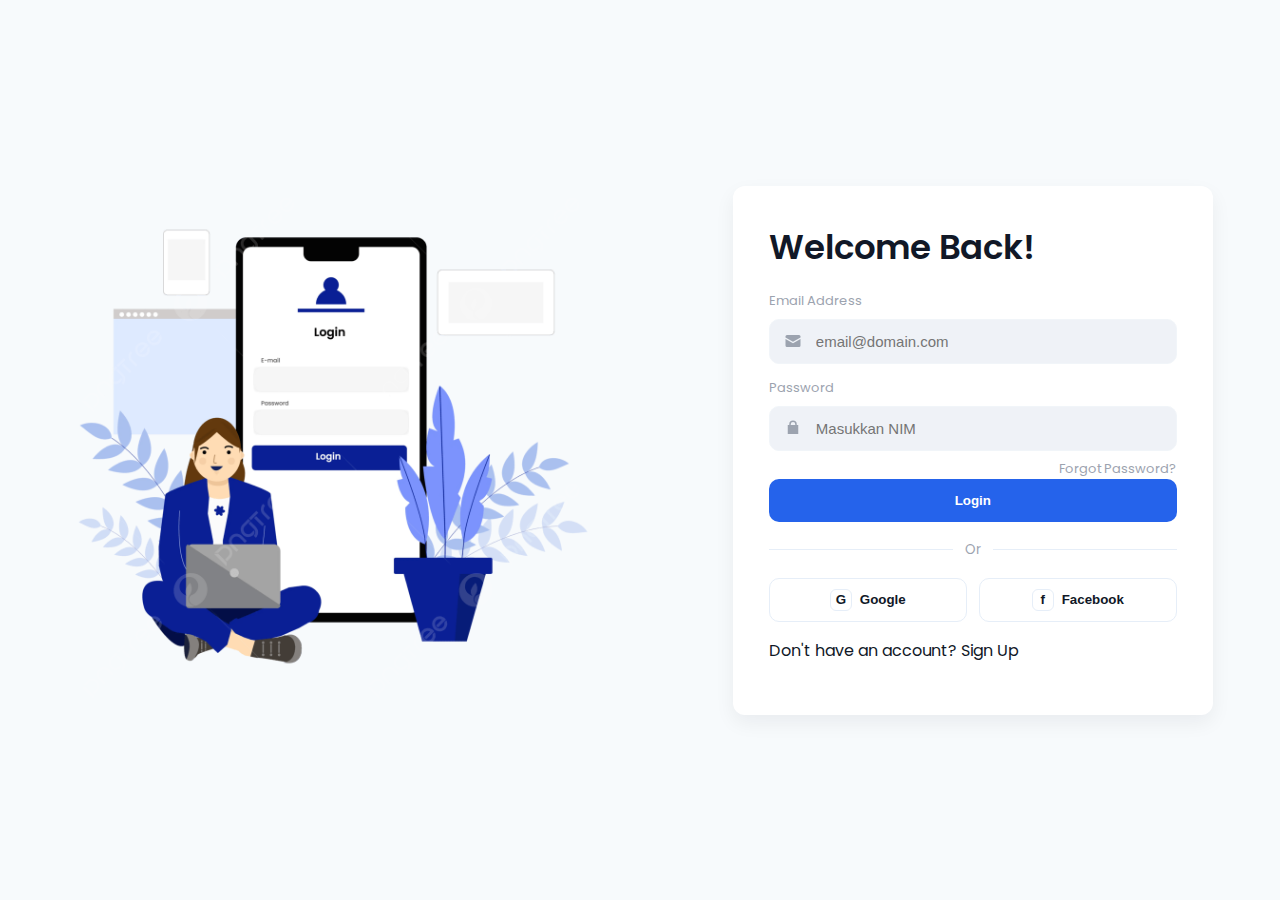
<file: index.html>
<!doctype html>
<html lang="id">
<head>
  <meta charset="utf-8" />
  <meta name="viewport" content="width=device-width,initial-scale=1" />
  <title>Login - UTS Pemrograman Web 1</title>

  <link href="https://fonts.googleapis.com/css2?family=Poppins:wght@300;400;600;700&display=swap" rel="stylesheet">

  <link rel="stylesheet" href="css/style.css" />
</head>
<body class="auth-page">
  <main class="auth-wrapper">
    <section class="auth-left">
      <div class="illustration">
       <img src="assets/gambar.png" alt="Ilustrasi Selamat Datang" style="max-width:90%; height:auto;" />
        </svg>
      </div>
    </section>

    <section class="auth-right">
      <div class="auth-card">
        <h1 class="welcome">Welcome Back!</h1>
        <form id="loginForm" class="form" novalidate>
          <label class="label">Email Address</label>
          <div class="input-icon">
            <svg class="ico" width="18" height="18" viewBox="0 0 24 24"><path fill="#9CA3AF" d="M20 4H4a2 2 0 0 0-2 2v1.2l10 5.9 10-5.9V6a2 2 0 0 0-2-2z"/><path fill="#9CA3AF" d="M22 9.3 12 15 2 9.3V18a2 2 0 0 0 2 2h16a2 2 0 0 0 2-2V9.3z"/></svg>
            <input id="email" type="email" placeholder="email@domain.com" required />
          </div>

          <label class="label">Password</label>
          <div class="input-icon">
            <svg class="ico" width="18" height="18" viewBox="0 0 24 24"><path fill="#9CA3AF" d="M17 8V7a5 5 0 0 0-10 0v1H5v12h14V8h-2zM9 7a3 3 0 0 1 6 0v1H9V7z"/></svg>
            <input id="password" type="password" placeholder="Masukkan NIM" required />
          </div>

          <div class="forgot-row">
            <a href="#" class="forgot">Forgot Password?</a>
          </div>

          <button type="submit" class="btn primary large">Login</button>

          <div class="or-row">
            <span class="line"></span><small>Or</small><span class="line"></span>
          </div>

          <div class="socials">
            <button type="button" class="btn outline"><span class="s-ico">G</span> Google</button>
            <button type="button" class="btn outline"><span class="s-ico">f</span> Facebook</button>
          </div>

          <p class="signup">Don't have an account? <a href="#">Sign Up</a></p>
          <p id="msg" class="msg"></p>
        </form>
      </div>
    </section>
  </main>

  <script src="js/script.js"></script>
  <script>window.LOGIN_REDIRECT="dashboard.html";</script>
</body>
</html>
</file>
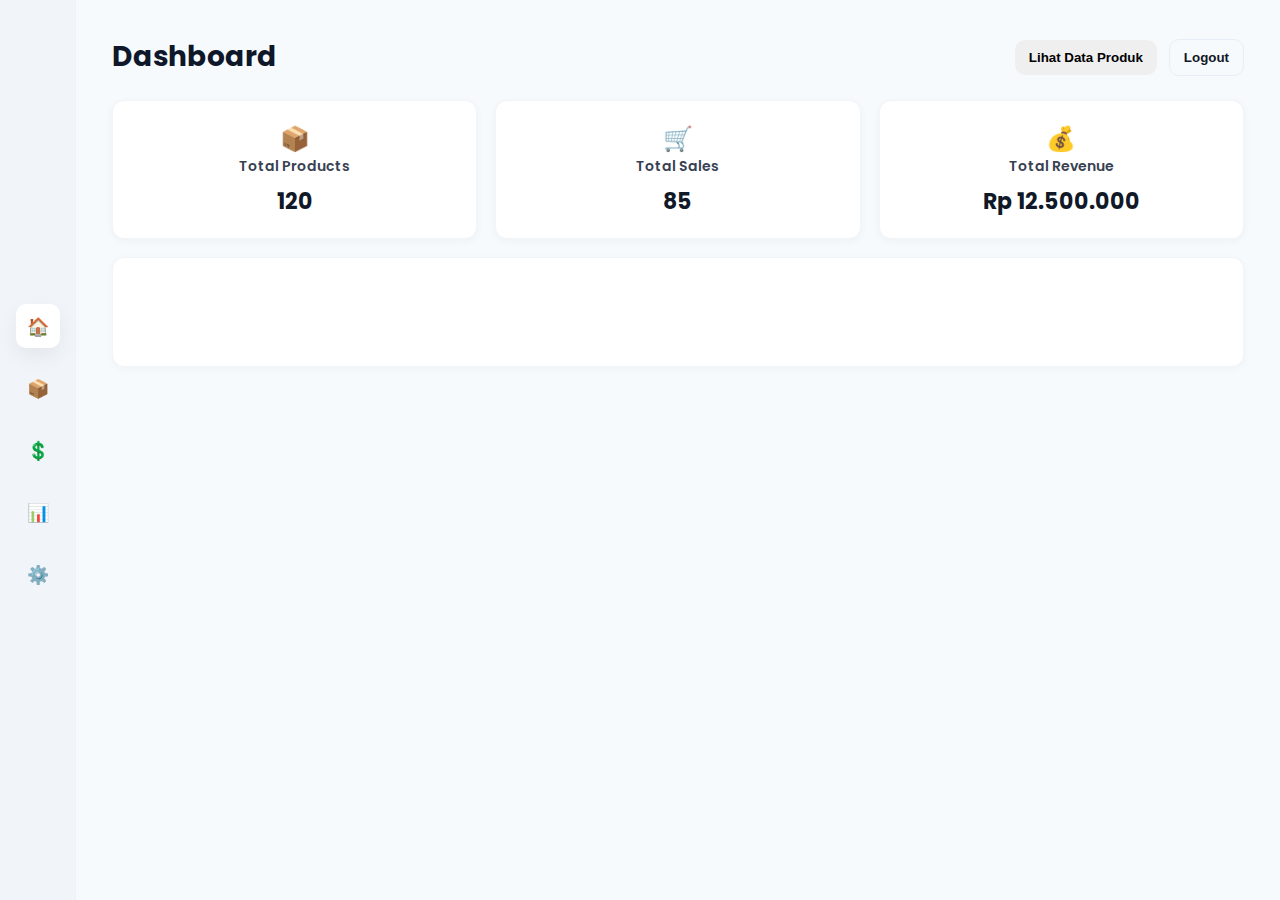
<file: dashboard.html>
<!doctype html>
<html lang="id">
<head>
  <meta charset="utf-8" />
  <meta name="viewport" content="width=device-width,initial-scale=1" />
  <title>Dashboard - UTS</title>
  <link href="https://fonts.googleapis.com/css2?family=Poppins:wght@300;400;600;700&display=swap" rel="stylesheet">
  <link rel="stylesheet" href="css/style.css" />
</head>
<body>
  <div class="layout">
    <aside class="sidebar">
      <nav>
        <ul>
          <li class="active" title="Home">
            <a href="dashboard.html">
              <span class="sb-ico">🏠</span>
            </a>
          </li>
          <li title="Products">
            <a href="products.html"><span class="sb-ico">📦</span></a>
          </li>
          <li title="Sales">
            <a href="#"><span class="sb-ico">💲</span></a>
          </li>
          <li title="Reports">
            <a href="#"><span class="sb-ico">📊</span></a>
          </li>
          <li title="Settings">
            <a href="#"><span class="sb-ico">⚙️</span></a>
          </li>
        </ul>
      </nav>
    </aside>

    <main class="main-content">
      <header class="page-header">
        <h1>Dashboard</h1>
        <div class="header-actions">
          <button id="btnViewProducts" class="btn">Lihat Data Produk</button>
          <button id="logoutBtn" class="btn outline">Logout</button>
        </div>
      </header>

      <section class="card-wrap">
        <div class="cards" id="summaryCards">
          <!-- cards inserted by JS -->
        </div>

        <div class="panel">
          <!-- Placeholder big panel (mirip screenshot) -->
          <div class="panel-empty"> </div>
        </div>
      </section>
    </main>
  </div>

  <script src="js/script.js"></script>
</body>
</html>
</file>
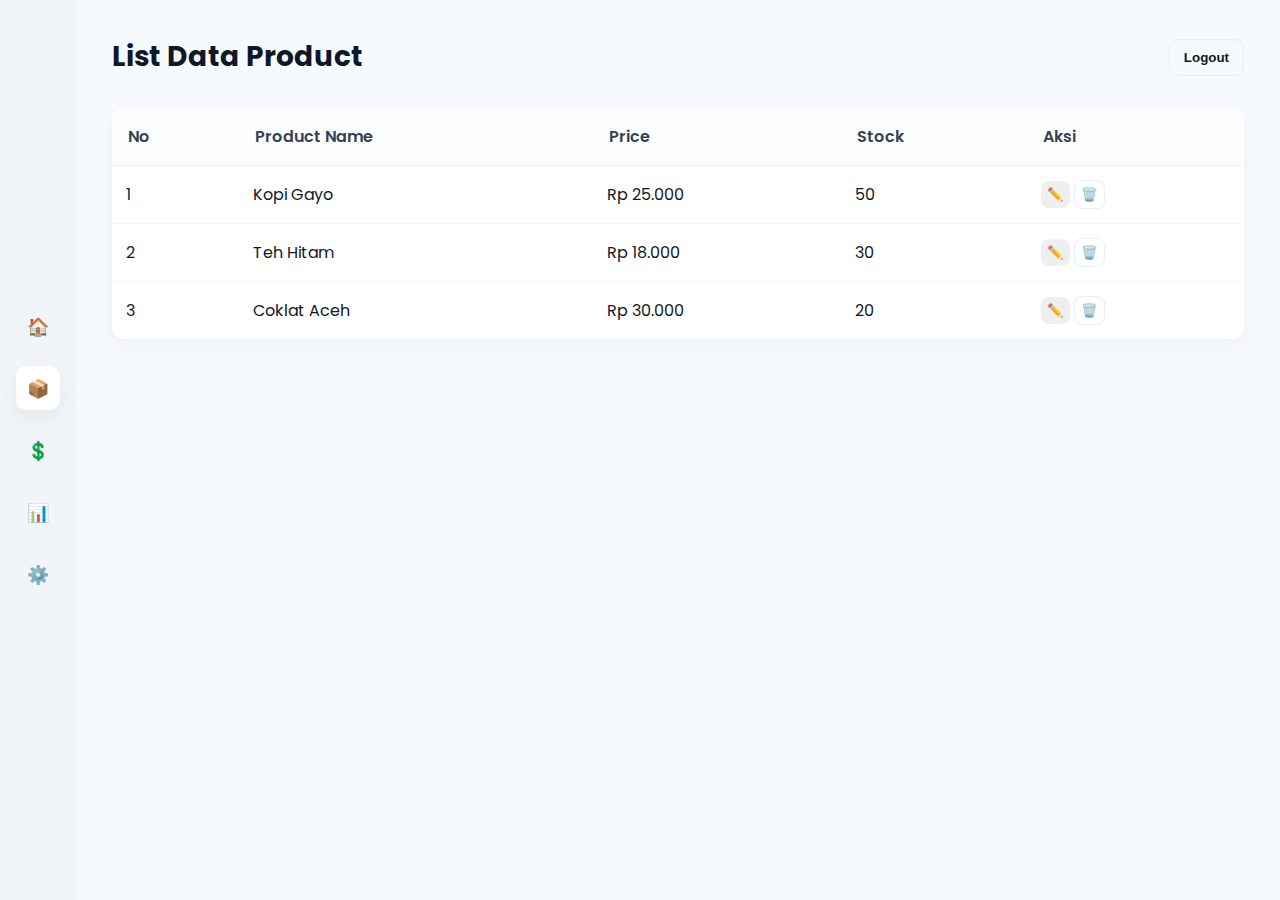
<file: products.html>
<!doctype html>
<html lang="id">
<head>
  <meta charset="utf-8" />
  <meta name="viewport" content="width=device-width,initial-scale=1" />
  <title>Daftar Produk - UTS</title>
  <link href="https://fonts.googleapis.com/css2?family=Poppins:wght@300;400;600;700&display=swap" rel="stylesheet">
  <link rel="stylesheet" href="css/style.css" />
</head>
<body>
  <div class="layout">
    <aside class="sidebar">
      <nav>
        <ul>
          <li title="Home"><a href="dashboard.html"><span class="sb-ico">🏠</span></a></li>
          <li class="active" title="Products"><a href="products.html"><span class="sb-ico">📦</span></a></li>
          <li title="Sales"><a href="#"><span class="sb-ico">💲</span></a></li>
          <li title="Reports"><a href="#"><span class="sb-ico">📊</span></a></li>
          <li title="Settings"><a href="#"><span class="sb-ico">⚙️</span></a></li>
        </ul>
      </nav>
    </aside>

    <main class="main-content">
      <header class="page-header">
        <h1>List Data Product</h1>
        <div class="header-actions">
          <button id="logoutBtn2" class="btn outline">Logout</button>
        </div>
      </header>

      <section class="table-card">
        <table id="productsTable" class="table">
          <thead>
            <tr>
              <th>No</th>
              <th>Product Name</th>
              <th>Price</th>
              <th>Stock</th>
              <th>Aksi</th>
            </tr>
          </thead>
          <tbody></tbody>
        </table>
      </section>
    </main>
  </div>

  <!-- Edit -->
  <div id="editModal" class="modal hidden" aria-hidden="true">
    <div class="modal-content">
      <h3>Edit Produk</h3>
      <label>Nama</label>
      <input type="text" id="editName" />
      <label>Harga</label>
      <input type="number" id="editPrice" />
      <label>Stok</label>
      <input type="number" id="editStock" />
      <div class="modal-actions">
        <button id="saveEditBtn" class="btn primary">Simpan</button>
        <button id="closeModalBtn" class="btn outline">Batal</button>
      </div>
    </div>
  </div>

  <script src="js/script.js"></script>
</body>
</html>
</file>
<file: css/style.css>
:root{
  --bg:#F7FAFC;
  --card:#FFFFFF;
  --muted:#9CA3AF;
  --primary:#0f172a; 
  --accent:#2563eb;
  --soft:#EFF2F7;
  --shadow: 0 8px 20px rgba(12,15,30,0.06);
  --radius:12px;
}
*{
  box-sizing: border-box;
}
body{
  margin:0;
  font-family:"Poppins",system-ui,-apple-system,Segoe UI,Roboto,Arial;
  color:#111827;
  background:var(--bg);
  -webkit-font-smoothing:antialiased
}
a{
  color:inherit;
  text-decoration:none
}

/* ----- AUTH PAGE (login) ----- */
.auth-wrapper{
  display:flex;
  gap:32px;
  align-items:stretch;
  min-height:100vh;
  padding:48px;
}

/* left illustration */
.auth-left{
  flex:1.1;
  display:flex;
  align-items:center;
  justify-content:center;
}
.illustration svg,
.illustration img { 
  max-width:90%;
  height:auto;
}

/* right card form */
.auth-right{
  flex:0.9;
  display:flex;
  align-items:center;
  justify-content:center;
}
.auth-card{
  width:480px;
  background:var(--card);
  border-radius:var(--radius);
  padding:36px;
  box-shadow:var(--shadow);
}

.welcome{
  font-size:34px;
  margin:0 0 18px 0;
  font-weight:600;
  color:#111827
}

.label{
  font-size:13px;
  color:var(--muted);
  display:block;
  margin-top:14px;
  margin-bottom:8px
}
.input-icon{
  display:flex;
  align-items:center;
  background:var(--soft);
  padding:12px;
  border-radius:10px;
  border:1px solid #F1F5F9
}
.input-icon + .input-icon{
  margin-top:8px
}
.input-icon .ico{
  margin-right:10px;
  flex:0 0 22px
}
.input-icon input{
  border:0;
  background:transparent;
  outline:none;
  font-size:15px;
  width:100%
}

.forgot-row{
  display:flex;
  justify-content:flex-end;
  margin-top:8px
}
.forgot{
  font-size:13px;
  color:var(--muted)
}

.btn{
  padding:10px 14px;
  border-radius:10px;
  border:0;
  cursor:pointer;
  font-weight:600
}
.btn.large{
  padding:14px
}
.btn.primary{
  background:var(--accent);
  color:#fff
}
.auth-card .btn.large.primary {
  width: 100%; 
}

.btn.outline{
  background:transparent;
  border:1px solid #E6EEF8;
  color:#111827
}
.btn:active{
  transform:translateY(1px)
}
.or-row{
  display:flex;
  align-items:center;
  gap:12px;
  margin:18px 0;
  color:var(--muted)
}
.or-row .line{
  flex:1;
  height:1px;
  background:#E6EEF8
}
.socials{
  display:flex;
  gap:12px
}
.socials .outline{
  flex:1;
  display:flex;
  align-items:center;
  justify-content:center;
  gap:8px
}
.s-ico{
  display:inline-flex;
  width:22px;
  height:22px;
  border-radius:6px;
  align-items:center;
  justify-content:center;
  background:#fff;
  border:1px solid #E6EEF8;
  color:#111827
}

/* message */
.msg{
  margin-top:12px;
  color:#dc2626;
  font-weight:600
}

/* small screens */
@media (max-width:980px){
  .auth-wrapper{
    flex-direction:column;
    padding:24px
  }
  .auth-left{
    display:none
  }
  .auth-card{
    width:100%
  }
}

/* ----- LAYOUT (dashboard & products) ----- */
.layout{
  display:flex;
  min-height:100vh
}
.sidebar{
  width:76px;
  background:#F1F5F9;
  display:flex;
  align-items:center;
  justify-content:center;
  padding:20px 10px;
  border-right:1px solid #EEF2F7;
}
.sidebar nav ul{
  list-style:none;
  padding:0;
  margin:0;
  display:flex;
  flex-direction:column;
  gap:18px;
  align-items:center
}
.sidebar nav a{
  display:inline-flex;
  align-items:center;
  justify-content:center;
  width:44px;
  height:44px;
  border-radius:10px;
  color:#6B7280
}
.sidebar nav .active a{
  background:#fff;
  box-shadow:var(--shadow);
  color:#111827
}
.sb-ico{
  font-size:18px
}

/* main */
.main-content{
  flex:1;
  padding:36px
}
.page-header{
  display:flex;
  justify-content:space-between;
  align-items:center;
  margin-bottom:22px
}
.page-header h1{
  font-size:28px;
  margin:0;
  color:#0f172a
}
.header-actions{
  display:flex;
  gap:12px;
  align-items:center
}

/* cards area */
.card-wrap{
  background:transparent
}
.cards{
  display:grid;
  grid-template-columns:repeat(3,1fr);
  gap:18px;
  align-items:stretch;
  margin-bottom:18px
}
.card{
  background:var(--card);
  border-radius:12px;
  padding:20px;
  box-shadow:0 2px 8px rgba(15,23,42,0.04);
  border:1px solid #F1F5F9;
  display:flex;
  flex-direction:column;
  align-items:center;
  justify-content:center;
  min-height:110px;
  transition:transform .18s,box-shadow .18s;
}
.card:hover{
  transform:translateY(-6px);
  box-shadow:0 12px 30px rgba(12,15,30,.08)
}
.card h3{
  margin:0;
  font-size:14px;
  color:#374151;
  font-weight:600
}
.card p{
  margin:8px 0 0 0;
  font-size:22px;
  font-weight:700;
  color:#111827
}

/* big panel under cards */
.panel{
  background:transparent
}
.panel-empty{
  height:110px;
  background:var(--card);
  border-radius:12px;
  border:1px solid #F1F5F9;
  box-shadow:0 2px 8px rgba(15,23,42,0.03)
}

/* table card (products) */
.table-card{
  background:transparent;
  padding-top:8px
}
.table{
  width:100%;
  border-collapse:collapse;
  background:var(--card);
  border-radius:12px;
  overflow:hidden;
  box-shadow:0 6px 18px rgba(12,15,30,0.04)
}
.table th{
  background:#FBFDFF;
  padding:16px;
  text-align:left;
  font-weight:600;
  color:#374151;
  border-bottom:1px solid #EEF2F7
}
.table td{
  padding:14px;
  border-bottom:1px solid #F3F6F9;
  color:#111827
}
.table tbody tr:last-child td{
  border-bottom:0
}
.table td .btn{
  padding:6px;
  border-radius:8px
}

/* modal */
.modal{
  position:fixed;
  inset:0;
  display:flex;
  align-items:center;
  justify-content:center;
  background:rgba(2,6,23,0.4);
  z-index:900
}
.modal.hidden{
  display:none
}
.modal-content{
  background:#fff;
  padding:20px;
  border-radius:12px;
  width:360px;
  box-shadow:0 12px 40px rgba(2,6,23,0.2)
}
.modal-content input{
  width:100%;
  padding:10px;
  border-radius:8px;
  border:1px solid #EEF2F7;
  margin-top:8px
}
.modal-actions {
  display: flex;
  justify-content: flex-end;
  gap: 10px;
  margin-top: 15px;
}

/* responsiveness */
@media (max-width:1000px){
  .cards{
    grid-template-columns:repeat(2,1fr)
  }
}
@media (max-width:640px){
  .cards{
    grid-template-columns:1fr
  }
  .sidebar{
    display:none
  }
  .main-content{
    padding:18px
  }
}
</file>
